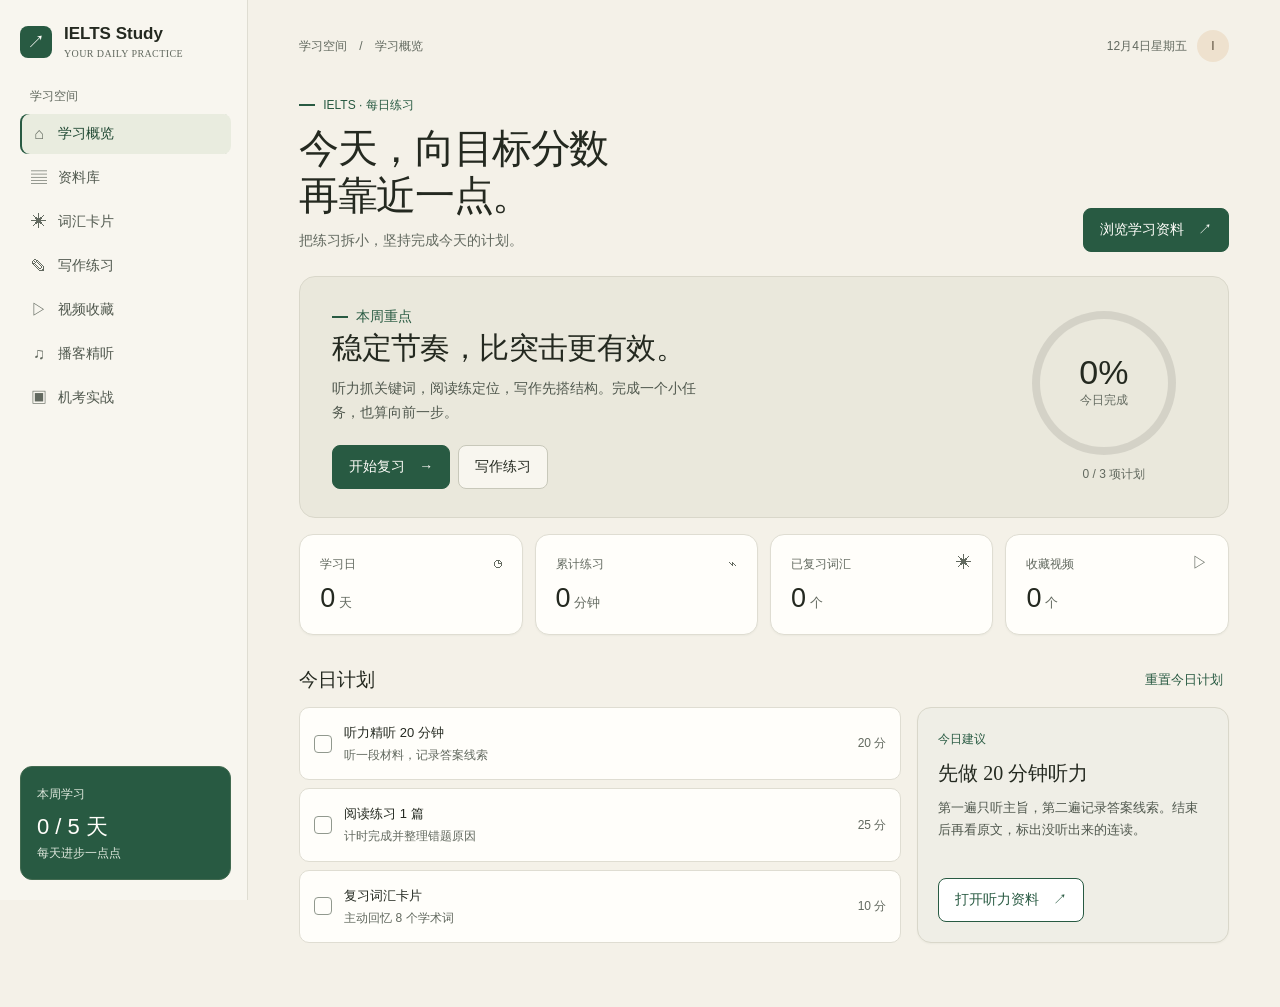
<file: index.html>
<!doctype html>
<html lang="zh-CN">
<head>
  <meta charset="utf-8">
  <meta name="viewport" content="width=device-width, initial-scale=1">
  <meta name="theme-color" content="#f5f4ee">
  <title>IELTS 学习站</title>
  <style>
    :root{--paper:#f5f4ee;--white:#fffefa;--ink:#17241e;--muted:#7c847d;--line:#e8e7df;--green:#245943;--lime:#c9ed78;--soft:#e9f0e8;--peach:#f4dfca;--shadow:0 14px 36px rgba(28,43,34,.06)}
    *{box-sizing:border-box}body{margin:0;background:var(--paper);color:var(--ink);font-family:'DM Sans','Microsoft YaHei',sans-serif;font-size:14px}button,input,textarea,select{font:inherit}button{cursor:pointer}a{color:inherit}
    .layout{min-height:100vh;display:grid;grid-template-columns:236px minmax(0,1fr)}.sidebar{padding:27px 17px 22px 22px;border-right:1px solid var(--line);display:flex;flex-direction:column;gap:30px;background:rgba(255,254,250,.7)}
    .brand{display:flex;align-items:center;gap:11px;font:800 18px Manrope,sans-serif;letter-spacing:-.7px}.brand-mark{width:34px;height:34px;border-radius:11px;background:var(--green);color:var(--lime);display:grid;place-items:center;font-size:19px}.brand small{display:block;font:500 10px 'DM Sans';color:var(--muted);letter-spacing:1.1px;margin-top:1px}
    .nav-label{font-size:10px;font-weight:700;letter-spacing:1.2px;color:#a0a59e;padding:0 11px;margin:0 0 9px}.nav{display:grid;gap:4px}.nav button,.nav .nav-link{border:0;background:transparent;text-align:left;padding:11px 12px;border-radius:11px;color:#626c65;display:flex;align-items:center;gap:12px;font-weight:600;text-decoration:none}.nav button:hover,.nav .nav-link:hover{background:#f0f0e9;color:var(--ink)}.nav button.active{background:var(--soft);color:var(--green)}.nav .icon{width:19px;text-align:center;font-size:17px}.sidebar-bottom{margin-top:auto}.streak{border-radius:15px;background:var(--green);padding:16px;color:white;position:relative;overflow:hidden}.streak:after{content:'✳';position:absolute;font-size:76px;color:#ffffff12;right:-3px;bottom:-27px}.streak small{color:#c7d7cd}.streak strong{display:block;font:700 22px Manrope;margin-top:8px}.streak p{font-size:11px;color:#d4e1d8;margin:5px 0 0}
    main{max-width:1440px;width:100%;padding:30px clamp(22px,4vw,58px) 52px;margin:0 auto}.topbar{display:flex;align-items:center;justify-content:space-between;margin-bottom:34px}.crumb{color:var(--muted);font-size:12px}.today{display:flex;align-items:center;gap:10px;font-size:12px;font-weight:600}.avatar{width:32px;height:32px;background:var(--peach);color:#855c35;border-radius:50%;display:grid;place-items:center;font-weight:700}.page{display:none}.page.active{display:block}.heading{display:flex;justify-content:space-between;align-items:flex-end;margin-bottom:25px}.eyebrow{font-size:10px;text-transform:uppercase;letter-spacing:1.7px;color:var(--green);font-weight:700;margin:0 0 8px}.heading h1{font:700 clamp(28px,4vw,40px) Manrope,'Microsoft YaHei',sans-serif;letter-spacing:-1.6px;margin:0}.subhead{color:var(--muted);margin:9px 0 0;font-size:13px}.button{border:0;border-radius:10px;background:var(--green);color:white;padding:11px 15px;font-weight:700}.button:hover{background:#183f2e}.button.secondary{background:var(--white);border:1px solid var(--line);color:var(--ink)}.button.small{padding:8px 11px;font-size:12px}
    .hero{background:var(--green);color:white;border-radius:20px;padding:27px 30px;display:grid;grid-template-columns:1.5fr 1fr;align-items:center;gap:24px;min-height:204px;position:relative;overflow:hidden;box-shadow:var(--shadow)}.hero:after{content:'IELTS';position:absolute;font:800 110px Manrope;letter-spacing:-9px;color:#ffffff08;right:25%;bottom:-31px}.hero .eyebrow{color:var(--lime)}.hero h2{font:700 clamp(23px,3vw,32px) Manrope,'Microsoft YaHei';letter-spacing:-1px;margin:0 0 11px;max-width:430px}.hero p{color:#d2ded6;line-height:1.7;max-width:450px;margin:0}.hero-actions{display:flex;gap:9px;margin-top:18px}.hero .button{background:var(--lime);color:#173323}.hero .button.secondary{background:#ffffff16;color:white;border-color:#ffffff28}.ring-wrap{justify-self:center;z-index:1;text-align:center}.ring{--progress:0%;width:132px;height:132px;border-radius:50%;display:grid;place-items:center;background:conic-gradient(var(--lime) var(--progress),#ffffff25 0);position:relative}.ring:before{content:'';position:absolute;inset:9px;border-radius:50%;background:var(--green)}.ring-inner{position:relative}.ring-inner b{display:block;font:700 31px Manrope}.ring-inner span{font-size:10px;color:#d2ded6}.ring-caption{font-size:11px;color:#d2ded6;margin-top:9px}
    .section-row{display:flex;justify-content:space-between;align-items:center;margin:29px 0 13px}.section-row h2{font:700 17px Manrope;margin:0;letter-spacing:-.4px}.text-link{border:0;background:none;color:var(--green);font-weight:700;font-size:12px}.metrics{display:grid;grid-template-columns:repeat(4,1fr);gap:12px;margin-top:15px}.metric,.card{background:var(--white);border:1px solid var(--line);border-radius:15px;padding:17px;box-shadow:var(--shadow)}.metric{min-height:100px}.metric-top{display:flex;justify-content:space-between;color:var(--muted);font-size:11px}.metric-icon{font-size:17px}.metric strong{display:block;font:700 25px Manrope;letter-spacing:-1px;margin-top:11px}.metric strong small{font:500 11px 'DM Sans';color:var(--muted);letter-spacing:0}
    .grid-main{display:grid;grid-template-columns:minmax(0,1.55fr) minmax(230px,.8fr);gap:17px}.task-list{display:grid;gap:8px}.task{display:flex;align-items:center;gap:12px;background:var(--white);border:1px solid var(--line);border-radius:12px;padding:13px 14px}.task input{appearance:none;width:18px;height:18px;border:1.5px solid #c5ccc5;border-radius:6px;margin:0;flex:none}.task input:checked{background:var(--green);border-color:var(--green)}.task input:checked:after{content:'✓';display:block;color:white;font-size:12px;text-align:center;line-height:16px}.task-copy{flex:1}.task-copy strong{font-size:12px;display:block}.task-copy span{font-size:10px;color:var(--muted);display:block;margin-top:4px}.task-time{color:var(--muted);font-size:10px}.focus-card{background:#e9efe4;border:0;display:flex;flex-direction:column;justify-content:space-between;min-height:222px}.focus-card .label{font-size:10px;letter-spacing:1px;color:#57705f;font-weight:700}.focus-card h3{font:700 20px Manrope;margin:9px 0}.focus-card p{color:#607166;font-size:12px;line-height:1.65;margin:0}.focus-card .button{align-self:flex-start;background:white;color:var(--green)}
    .resource-tools{display:flex;gap:8px;flex-wrap:wrap;margin:22px 0 15px}.filter,.search{border:1px solid var(--line);background:var(--white);border-radius:9px;padding:9px 12px;color:#566158}.filter{transition:background .15s,border-color .15s,transform .15s}.filter:hover{transform:translateY(-1px);border-color:#9bb3a0}.filter.active{background:var(--green);color:white;border-color:var(--green)}.search{min-width:190px;margin-left:auto;outline:none}.resource-count{width:100%;font-size:11px;color:var(--muted);padding:2px 2px 0}.resource-grid{display:grid;grid-template-columns:repeat(3,minmax(0,1fr));gap:14px}.resource-card{display:flex;flex-direction:column;min-height:194px;transition:transform .18s,box-shadow .18s,border-color .18s}.resource-card:hover{transform:translateY(-3px);border-color:#cbd7c9;box-shadow:0 18px 38px rgba(28,43,34,.1)}.resource-card-top{display:flex;align-items:center;justify-content:space-between;gap:8px}.resource-card .tag{border-radius:99px;background:var(--soft);color:var(--green);font-size:10px;font-weight:700;padding:6px 9px}.resource-source{font-size:10px;color:var(--muted);text-align:right}.resource-card h3{font:700 15px Manrope;margin:15px 0 7px}.resource-card p{font-size:11px;line-height:1.7;color:var(--muted);margin:0 0 16px}.resource-card .resource-open{margin-top:auto;display:flex;justify-content:space-between;align-items:center;color:var(--green);font-weight:700;font-size:11px;text-decoration:none;border-top:1px solid var(--line);padding-top:12px}.resource-card .resource-open:hover{text-decoration:underline}
    .study-layout{display:grid;grid-template-columns:minmax(0,1.3fr) minmax(240px,.7fr);gap:17px}.flashcard{min-height:270px;display:grid;place-items:center;text-align:center;background:#e9efe4;border:0;cursor:pointer}.flash-inner .hint{font-size:10px;letter-spacing:1px;color:#5a7562;text-transform:uppercase}.flash-inner h2{font:700 clamp(28px,5vw,42px) Manrope;margin:19px 0 4px;letter-spacing:-1px}.flash-inner .phonetic{font:500 16px Manrope;color:#5a7562;margin:0 0 10px;letter-spacing:.3px}.flash-inner p{font-size:13px;color:#53665a;max-width:440px;line-height:1.7}.flash-actions{display:flex;justify-content:center;gap:9px;margin-top:18px}.mini-list{display:grid;gap:8px;margin-top:12px}.vocab-row{display:flex;justify-content:space-between;align-items:center;padding:12px;background:var(--white);border:1px solid var(--line);border-radius:10px}.vocab-row strong{font-size:12px}.vocab-row small{color:var(--muted)}.speak-button{border:1px solid #cad8ca;background:#fffefa;color:var(--green);border-radius:999px;padding:8px 13px;font-size:12px;font-weight:700}
    .note{width:100%;min-height:190px;border:1px solid var(--line);border-radius:12px;background:var(--white);padding:16px;resize:vertical;line-height:1.7;outline:none}.note:focus,.search:focus,input:focus{border-color:#8ba891;box-shadow:0 0 0 3px #24594312}.prompt{padding:16px 18px;border-radius:13px;background:#f1eadc;color:#755e3d;font-size:12px;line-height:1.7;margin-bottom:13px}.video-form{display:grid;grid-template-columns:1fr 1fr;gap:9px;margin-bottom:17px}.field{width:100%;border:1px solid var(--line);border-radius:9px;padding:11px;background:var(--white);outline:none}.video-form .wide{grid-column:1/-1}.video-grid{display:grid;grid-template-columns:repeat(2,1fr);gap:13px}.video-card{overflow:hidden;padding:0}.video-frame{width:100%;aspect-ratio:16/9;border:0;background:#e6e7df;display:block}.video-placeholder{aspect-ratio:16/9;background:#e9efe4;display:grid;place-items:center;color:var(--green);font-size:38px}.video-meta{padding:13px}.video-meta strong{display:block;font-size:12px;margin:9px 0}.video-meta a,.video-meta small{font-size:10px;color:var(--muted)}.video-meta button{border:0;background:none;color:#a2785e;font-size:11px}.video-card-top{display:flex;justify-content:space-between;align-items:center}.video-card-top .tag{border-radius:99px;background:var(--soft);color:var(--green);font-size:10px;font-weight:700;padding:5px 8px}.video-library-tools{display:flex;align-items:center;gap:10px;flex-wrap:wrap;margin:18px 0 12px}.video-filters{display:flex;gap:7px;flex-wrap:wrap}.video-library-tools .search{margin-left:auto}.video-form select{color:#566158}
    .empty{padding:36px;text-align:center;color:var(--muted);background:var(--white);border:1px dashed #d8ddd5;border-radius:14px}.toast{position:fixed;bottom:22px;left:50%;transform:translateX(-50%);background:#17241e;color:white;border-radius:9px;padding:11px 15px;font-size:12px;opacity:0;pointer-events:none;transition:opacity .2s}.toast.show{opacity:1}.mobile-menu{display:none}
    .podcast-grid{display:grid;grid-template-columns:minmax(0,1.2fr) minmax(260px,.8fr);gap:15px}.podcast-player{background:linear-gradient(140deg,#234f3c,#397658);color:white;border-radius:16px;padding:22px}.podcast-player h2{font:700 23px Manrope;margin:7px 0}.podcast-player p{color:#d7e4da;font-size:12px;line-height:1.7}.podcast-player audio{width:100%;margin-top:16px}.podcast-inputs{display:grid;gap:8px}.podcast-inputs input,.podcast-inputs textarea{width:100%;padding:11px;border-radius:9px;border:1px solid var(--line);background:var(--white)}.podcast-inputs textarea{min-height:170px;resize:vertical;line-height:1.7}.podcast-transcript{white-space:pre-wrap;line-height:1.8;max-height:410px;overflow:auto}.podcast-links{display:grid;gap:8px}.podcast-links a{display:block;padding:12px;border:1px solid var(--line);border-radius:10px;background:var(--white);text-decoration:none}.podcast-links a:hover{border-color:#94ae98}
    @media(max-width:950px){.layout{grid-template-columns:72px minmax(0,1fr)}.sidebar{padding:20px 10px;align-items:center}.brand-label,.nav-label,.nav-text,.sidebar-bottom{display:none}.brand{margin-bottom:3px}.nav{width:100%}.nav button{justify-content:center;padding:12px}.metrics{grid-template-columns:repeat(2,1fr)}}
    @media(max-width:650px){.layout{display:block}.sidebar{position:fixed;z-index:5;bottom:0;left:0;right:0;height:62px;border-right:0;border-top:1px solid var(--line);padding:6px 9px;background:var(--white);display:block}.brand,.nav-label{display:none}.nav{display:flex;justify-content:space-around}.nav button,.nav .nav-link{padding:8px 10px;gap:0}.nav .icon{font-size:20px}.nav-text{display:none}.sidebar-bottom{display:none}main{padding:20px 16px 92px}.topbar{margin-bottom:25px}.heading{align-items:flex-start;gap:12px}.heading .button{padding:9px 10px}.hero{grid-template-columns:1fr;padding:23px;min-height:auto}.ring-wrap{display:none}.grid-main,.study-layout,.podcast-grid{grid-template-columns:1fr}.metrics{gap:8px}.metric{min-height:88px;padding:13px}.resource-grid{grid-template-columns:1fr}.resource-card{min-height:150px}.video-grid{grid-template-columns:1fr}.search{margin-left:0;flex:1}.resource-tools{align-items:center}.today .date{display:none}.section-row{margin-top:23px}}
  </style>
  <link rel="stylesheet" href="./site.css">
</head>
<body>
<div class="layout">
  <aside class="sidebar">
    <div class="brand"><div class="brand-mark">↗</div><div class="brand-label">IELTS Study<small>YOUR DAILY PRACTICE</small></div></div>
    <div><p class="nav-label">学习空间</p><nav class="nav" aria-label="主导航">
      <button class="active" data-page="home" aria-label="学习概览"><span class="icon" aria-hidden="true">⌂</span><span class="nav-text">学习概览</span></button>
      <button data-page="resources" aria-label="资料库"><span class="icon" aria-hidden="true">▤</span><span class="nav-text">资料库</span></button>
      <button data-page="vocab" aria-label="词汇卡片"><span class="icon" aria-hidden="true">✳</span><span class="nav-text">词汇卡片</span></button>
      <button data-page="writing" aria-label="写作练习"><span class="icon" aria-hidden="true">✎</span><span class="nav-text">写作练习</span></button>
      <button data-page="videos" aria-label="视频收藏"><span class="icon" aria-hidden="true">▷</span><span class="nav-text">视频收藏</span></button>
      <button data-page="podcast" aria-label="播客精听"><span class="icon" aria-hidden="true">♫</span><span class="nav-text">播客精听</span></button>
      <a class="nav-link" href="./computer-vs-paper/computer-vs-paper.html" aria-label="机考实战"><span class="icon" aria-hidden="true">▣</span><span class="nav-text">机考实战</span></a>
    </nav></div>
    <div class="sidebar-bottom"><div class="streak"><small>本周学习</small><strong><span id="weekCount">0</span> / 5 天</strong><p>每天进步一点点</p></div></div>
  </aside>
  <main>
    <header class="topbar"><div class="crumb">学习空间　/　<span id="crumb">学习概览</span></div><div class="today"><span class="date" id="date"></span><div class="avatar">I</div></div></header>
    <section class="page active" id="page-home">
      <div class="heading"><div><p class="eyebrow">IELTS · 每日练习</p><h1>今天，向目标分数<br>再靠近一点。</h1><p class="subhead">把练习拆小，坚持完成今天的计划。</p></div><button class="button" data-go="resources">浏览学习资料　↗</button></div>
      <div class="hero"><div><p class="eyebrow">本周重点</p><h2>稳定节奏，比突击更有效。</h2><p>听力抓关键词，阅读练定位，写作先搭结构。完成一个小任务，也算向前一步。</p><div class="hero-actions"><button class="button" data-go="vocab">开始复习　→</button><button class="button secondary" data-go="writing">写作练习</button></div></div><div class="ring-wrap"><div class="ring" id="progressRing"><div class="ring-inner"><b id="progressNumber">0%</b><span>今日完成</span></div></div><div class="ring-caption"><span id="doneNumber">0</span> / <span id="taskNumber">3</span> 项计划</div></div></div>
      <div class="metrics"><div class="metric"><div class="metric-top">学习日 <span class="metric-icon">◷</span></div><strong><span id="daysStat">0</span><small> 天</small></strong></div><div class="metric"><div class="metric-top">累计练习 <span class="metric-icon">⌁</span></div><strong><span id="minutesStat">0</span><small> 分钟</small></strong></div><div class="metric"><div class="metric-top">已复习词汇 <span class="metric-icon">✳</span></div><strong><span id="vocabStat">0</span><small> 个</small></strong></div><div class="metric"><div class="metric-top">收藏视频 <span class="metric-icon">▷</span></div><strong><span id="videoStat">0</span><small> 个</small></strong></div></div>
      <div class="section-row"><h2>今日计划</h2><button class="text-link" id="resetDay">重置今日计划</button></div>
      <div class="grid-main"><div class="task-list" id="taskList"></div><div class="card focus-card"><div><span class="label">今日建议</span><h3>先做 20 分钟听力</h3><p>第一遍只听主旨，第二遍记录答案线索。结束后再看原文，标出没听出来的连读。</p></div><button class="button" data-go="resources">打开听力资料　↗</button></div></div>
    </section>
    <section class="page" id="page-resources">
      <div class="heading"><div><p class="eyebrow">精选练习</p><h1>雅思资料库</h1><p class="subhead">按技能与级别筛选，打开免费课程、音频文本和练习材料。</p></div></div>
      <div class="resource-tools"><button class="filter active" data-filter="全部">全部</button><button class="filter" data-filter="听力">听力</button><button class="filter" data-filter="阅读">阅读</button><button class="filter" data-filter="写作">写作</button><button class="filter" data-filter="口语">口语</button><button class="filter" data-filter="指南">备考指南</button><input class="search" id="resourceSearch" placeholder="搜索资料…" aria-label="搜索资料"><span id="resourceCount" class="resource-count"></span></div>
      <div class="resource-grid" id="resourceGrid"></div>
    </section>
    <section class="page" id="page-vocab">
      <div class="heading"><div><p class="eyebrow">主动回忆</p><h1>词汇卡片</h1><p class="subhead">先回忆释义，再翻面核对。点击卡片也可翻面。</p></div><button class="button secondary" id="shuffleCard">随机一张　⤨</button></div>
      <div class="study-layout"><div><article class="card flashcard" id="flashcard" role="button" tabindex="0"><div class="flash-inner"><span class="hint" id="cardHint">点击翻面 · 1 / 8</span><h2 id="cardWord">sustainable</h2><div class="phonetic" id="cardPhonetic" aria-label="国际音标">/səˈsteɪnəbl/</div><p id="cardMeaning">可持续的；能够长期维持的</p><button class="speak-button" id="speakWord" type="button">播放发音</button></div></article><div class="flash-actions"><button class="button secondary" id="prevCard">← 上一张</button><button class="button" id="knownCard">记住了　✓</button><button class="button secondary" id="nextCard">下一张 →</button></div></div><div><div class="section-row" style="margin-top:0"><h2>本组词汇</h2><span class="crumb">常见学术词</span></div><div class="mini-list" id="vocabList"></div></div></div>
    </section>
    <section class="page" id="page-writing">
      <div class="heading"><div><p class="eyebrow">WRITE A LITTLE EVERY DAY</p><h1>写作练习</h1><p class="subhead">先列观点，再组织段落。草稿会保存在当前浏览器。</p></div><button class="button secondary" id="clearWriting">清空草稿</button></div>
      <div class="study-layout"><div><div class="prompt"><b>Task 2 · 社会与科技</b><br>Some people think that technology makes life more complicated. To what extent do you agree or disagree?</div><textarea class="note" id="writingNote" placeholder="写下你的立场、两个主体段观点或完整作文……"></textarea><div class="crumb" style="margin-top:9px" id="saveStatus">自动保存已开启</div></div><div class="card"><span class="eyebrow">写作提纲</span><h2 style="font:700 19px Manrope;margin:7px 0 14px">动笔前想一想</h2><div class="task-list"><div class="task"><div class="task-copy"><strong>我的立场是什么？</strong><span>完全同意、部分同意，还是不同意？</span></div></div><div class="task"><div class="task-copy"><strong>主体段各自证明什么？</strong><span>每段一个中心观点，配具体例子。</span></div></div><div class="task"><div class="task-copy"><strong>例子如何回应题目？</strong><span>解释例子与观点之间的关系。</span></div></div></div></div></div>
    </section>
    <section class="page" id="page-videos">
      <div class="heading"><div><p class="eyebrow">稍后观看</p><h1>视频收藏</h1><p class="subhead">按学习主题浏览 B 站视频；可添加链接并归类，收藏保存在当前浏览器。</p></div></div>
      <article class="card video-card" style="margin-bottom:16px"><iframe class="video-frame" id="biliCollectionPlayer" src="https://player.bilibili.com/player.html?bvid=BV1rq4CeDE1h&amp;p=1&amp;autoplay=0&amp;danmaku=0" title="English Conversation Bilibili 分集合集" loading="lazy" allowfullscreen referrerpolicy="strict-origin-when-cross-origin"></iframe><div class="video-meta"><strong>English Conversation · Bilibili 全 100 集</strong><div style="display:flex;gap:8px;align-items:center;margin-top:10px;flex-wrap:wrap"><label for="biliPage" style="font-size:11px;color:var(--muted)">选择集数（1–100）</label><input class="field" id="biliPage" type="number" min="1" max="100" step="1" value="1" style="width:100px;padding:8px"><button class="button small" id="biliGo" type="button">播放该集</button><a id="biliOriginal" href="https://www.bilibili.com/video/BV1rq4CeDE1h/?p=1" target="_blank" rel="noopener">在 B 站打开 ↗</a></div><small style="display:block;margin-top:8px">也可用播放器自带的选集菜单切换。部分浏览器或网络环境可能限制站外嵌入，届时可打开 B 站原页面。</small></div></article>
      <form class="video-form" id="videoForm"><input class="field" name="title" placeholder="视频标题" required><input class="field" name="creator" placeholder="博主 / 频道（选填）"><select class="field" name="category" aria-label="视频分类"><option>综合</option><option>听力</option><option>口语</option><option>阅读</option><option>写作</option><option>词汇</option></select><input class="field" name="url" type="url" placeholder="粘贴 B 站视频链接" required><button class="button wide" type="submit">添加到收藏　＋</button></form>
      <div class="video-library-tools"><div class="video-filters" id="videoFilters"></div><input class="search" id="videoSearch" placeholder="搜索视频标题或博主…" aria-label="搜索视频"><span class="resource-count" id="videoCount"></span></div><div id="videoGrid" class="video-grid"></div><p class="crumb" style="margin-top:15px">B 站如限制内嵌播放，可点击卡片下方链接跳转原视频。已收藏视频仅保存在当前浏览器。</p>
    </section>
    <section class="page" id="page-podcast">
      <div class="heading"><div><p class="eyebrow">听 · 读 · 复盘</p><h1>播客精听</h1><p class="subhead">已加入 BBC Learning English 单集音频与官方配套文本，可边听边读，无需登录学习站。</p></div></div>
      <div class="podcast-grid" style="margin-bottom:18px"><div class="podcast-player"><p class="eyebrow" style="color:#c9ed78">BBC Learning English · The English We Speak</p><h2>In the same breath</h2><p>中级短对话 · 约 2 分 31 秒。先听一遍抓主旨，再对照右侧文本。音频由 BBC 提供。</p><audio controls preload="none" style="width:100%;margin-top:14px"><source src="https://open.live.bbc.co.uk/mediaselector/6/redir/version/2.0/mediaset/audio-nondrm-download-rss-low/proto/http/vpid/p0pjsmsb.mp3" type="audio/mpeg">你的浏览器不支持音频播放，请使用下方 BBC 页面。</audio><p style="font-size:10px;margin:9px 0 0">若播放器无法载入，可在新页面打开 BBC 原始音频。</p><a href="https://open.live.bbc.co.uk/mediaselector/6/redir/version/2.0/mediaset/audio-nondrm-download-rss-low/proto/http/vpid/p0pjsmsb.mp3" target="_blank" rel="noopener" style="color:#c9ed78;font-size:11px">打开音频文件 ↗</a></div><div class="card"><span class="eyebrow">官方文本</span><h2 style="font:700 18px Manrope;margin:8px 0 8px">配套文本与练习</h2><p class="subhead" style="margin:0 0 12px">下方尝试直接显示 BBC 官方文本；如浏览器阻止嵌入，可用备用链接打开。</p><iframe src="https://www.bbc.co.uk/learningenglish/english/features/the-english-we-speak_2026/ep-261026" title="BBC Learning English episode transcript" loading="lazy" referrerpolicy="strict-origin-when-cross-origin" style="width:100%;height:360px;border:1px solid var(--line);border-radius:10px;background:white"></iframe><div class="podcast-links" style="margin-top:10px"><a href="https://www.bbc.co.uk/learningenglish/english/features/the-english-we-speak_2026/ep-261026" target="_blank" rel="noopener"><b>在新页面打开本集官方文本 ↗</b><br><small>BBC Learning English · Episode 261026</small></a><a href="https://www.bbclearningenglish.org/programme/the-english-we-speak" target="_blank" rel="noopener"><b>浏览更多 The English We Speak</b><br><small>更多免费音频与配套学习文本</small></a></div></div></div>
      <div class="podcast-grid"><div class="podcast-player"><p class="eyebrow" style="color:#c9ed78">自选播客</p><h2 id="podcastTitle">自选播客</h2><p>可选：添加其他可直接播放的音频和你有权使用的文本，保存到当前浏览器。</p><div class="podcast-inputs"><input id="podcastName" placeholder="单集标题"><input id="podcastUrl" type="url" placeholder="直接音频链接（MP3 等）"><textarea id="podcastText" placeholder="粘贴你有权使用的单集文本，在播放时逐句对照"></textarea><button class="button" id="loadPodcast" type="button">载入本集</button></div><audio id="podcastAudio" controls preload="none" hidden></audio></div><div class="card"><span class="eyebrow">免费听力练习</span><h2 style="font:700 18px Manrope;margin:8px 0 12px">更多免费听力与文本</h2><p class="subhead" style="margin:0 0 13px">课程页可直接访问，不需要注册学习站账号。</p><div class="podcast-links"><a href="https://learnenglish.britishcouncil.org/free-resources/listening/a2/four-conversations" target="_blank" rel="noopener"><b>Four conversations · A2</b><br><small>四段日常对话，配套文本与练习</small></a><a href="https://learnenglish.britishcouncil.org/free-resources/listening/b2/business-interview" target="_blank" rel="noopener"><b>A business interview · B2</b><br><small>采访对话，页面内含 transcript</small></a><a href="https://learnenglish.britishcouncil.org/free-resources/general/audio-zone" target="_blank" rel="noopener"><b>Audio zone · B2/C1</b><br><small>自然语速音频，配套 transcript 和互动练习</small></a><a href="https://learningenglish.voanews.com/podcasts" target="_blank" rel="noopener"><b>VOA Learning English Podcasts</b><br><small>分级英语播客与配套学习内容</small></a></div></div></div>
      <div class="section-row"><h2>本集文本</h2><span class="crumb">本地保存，不会上传</span></div><article class="card podcast-transcript" id="transcriptView">载入单集后，文本会显示在这里。</article>
    </section>
  </main>
</div><div class="toast" id="toast" role="status"></div>
<script>
  const resources=[
    {title:'IELTS Liz 免费课程总览',category:'指南',description:'免费备考课、技巧、题目主题和范文，页面按考试技能分类。',source:'IELTS Liz',url:'https://ieltsliz.com/'},
    {title:'四段日常对话 · A2',category:'听力',description:'直接打开音频、逐句对照完整文本，并完成配套练习。无需注册学习内容。',source:'British Council LearnEnglish',url:'https://learnenglish.britishcouncil.org/free-resources/listening/a2/four-conversations'},
    {title:'IELTS Advantage · Writing Task 2',category:'写作',description:'Task 2 写作思路、结构策略与练习指导。',source:'IELTS Advantage',url:'https://www.ieltsadvantage.com/writing-task-2/'},
    {title:'IELTS Advantage · Speaking',category:'口语',description:'口语题型与高分回答策略，适合练习表达和扩展答案。',source:'IELTS Advantage',url:'https://www.ieltsadvantage.com/ielts-speaking/'},
    {title:'IELTS Advantage · Reading',category:'阅读',description:'阅读策略与练习方法，帮助建立定位和理解能力。',source:'IELTS Advantage',url:'https://www.ieltsadvantage.com/ielts-reading-2/'},
    {title:'IELTS Advantage · Listening',category:'听力',description:'听力策略、题型技巧与练习建议。',source:'IELTS Advantage',url:'https://www.ieltsadvantage.com/ielts-listening-2/'},
    {title:'IELTS Advantage · Vocabulary',category:'指南',description:'词汇积累、用词选择与练习建议。',source:'IELTS Advantage',url:'https://www.ieltsadvantage.com/ielts-vocabulary-2/'},
    {title:'An interview about listening skills · B1',category:'听力',description:'采访音频搭配逐段文本与练习，可直接打开课程学习。',source:'British Council LearnEnglish',url:'https://learnenglish.britishcouncil.org/free-resources/listening/b1/interview-about-listening-skills'},
    {title:'商务采访 · B2',category:'听力',description:'同一课程页提供采访音频、配套文本和练习，无需注册学习内容。',source:'British Council LearnEnglish',url:'https://learnenglish.britishcouncil.org/free-resources/listening/b2/business-interview'},
    {title:'Audio Zone · B2/C1',category:'听力',description:'自然语速的进阶主题音频，每课配有 transcript 和互动练习。',source:'British Council LearnEnglish',url:'https://learnenglish.britishcouncil.org/free-resources/general/audio-zone'},
    {title:'VOA Learning English 播客',category:'听力',description:'分级英语播客和广播节目，可直接浏览节目与配套文章。',source:'VOA Learning English',url:'https://learningenglish.voanews.com/podcasts'},
    {title:'官方样题与练习试题',category:'指南',description:'对照官方题型和评分要求进行限时模拟，检查备考技巧是否适用。',source:'IELTS 官方',url:'https://ielts.org/take-a-test/preparation-resources/sample-test-questions'},
    {title:'Academic 阅读样题',category:'阅读',description:'练习定位信息、判断题、段落匹配与填空，并对照答案复盘。',source:'IELTS 官方',url:'https://ielts.org/take-a-test/preparation-resources/sample-test-questions/academic-test'},
    {title:'Academic 听力样题',category:'听力',description:'通过官方样题熟悉多选、地图标注、笔记填空等任务。',source:'IELTS 官方',url:'https://ielts.org/take-a-test/preparation-resources/sample-test-questions/academic-test'},
    {title:'写作备考资源',category:'写作',description:'查看写作评分相关视频和官方备考资料，理解评分维度。',source:'IELTS 官方',url:'https://ielts.org/take-a-test/preparation-resources'},
    {title:'官方口语备考资源',category:'口语',description:'浏览官方备考建议、视频与考试相关学习资源。',source:'IELTS 官方',url:'https://ielts.org/take-a-test/preparation-resources'},
    {title:'公开英语听力课索引',category:'指南',description:'按等级浏览可直接打开的听力课，配套音频、文本与练习。',source:'British Council LearnEnglish',url:'https://learnenglish.britishcouncil.org/free-resources/listening'},
    {title:'IELTS 备考资源总览',category:'指南',description:'汇总官方样题、课程、应用、网络研讨会、视频与书籍。',source:'IELTS 官方',url:'https://ielts.org/take-a-test/preparation-resources'},
    {title:'General Training 样题',category:'阅读',description:'了解培训类考试的阅读与写作任务形式，并进行样题练习。',source:'IELTS 官方',url:'https://ielts.org/take-a-test/preparation-resources/sample-test-questions/general-training-test'},
    {title:'写作与口语自我复盘',category:'写作',description:'完成练习后记录论点、表达准确度和下一次要改进的一点。',source:'学习方法',url:'https://ielts.org/take-a-test/preparation-resources'}
  ];
  const words=[['sustainable','/səˈsteɪnəbl/','可持续的；能够长期维持的'],['significant','/sɪɡˈnɪfɪkənt/','显著的；重要的'],['allocate','/ˈæləkeɪt/','分配；拨出'],['contribute','/kənˈtrɪbjuːt/','促成；贡献'],['perspective','/pəˈspektɪv/','观点；视角'],['indicate','/ˈɪndɪkeɪt/','表明；显示'],['consequence','/ˈkɒnsɪkwəns/','结果；后果'],['approach','/əˈprəʊtʃ/','方法；处理方式']];
  const defaultTasks=[['listening','听力精听 20 分钟','听一段材料，记录答案线索','20 分'],['reading','阅读练习 1 篇','计时完成并整理错题原因','25 分'],['vocabulary','复习词汇卡片','主动回忆 8 个学术词','10 分']];
  const state=load();let currentCard=0;let revealed=true;let activeFilter='全部';
  function load(){try{return Object.assign({done:{},minutes:0,days:0,vocab:0,videos:[],weekDays:[],writing:''},JSON.parse(localStorage.getItem('ielts-study-v1')||'{}'))}catch{return {done:{},minutes:0,days:0,vocab:0,videos:[],weekDays:[],writing:''}}}
  function save(){localStorage.setItem('ielts-study-v1',JSON.stringify(state));renderStats()}
  function renderStats(){const done=Object.values(state.done).filter(Boolean).length,pct=Math.round(done/defaultTasks.length*100);document.querySelector('#progressNumber').textContent=pct+'%';document.querySelector('#doneNumber').textContent=done;document.querySelector('#taskNumber').textContent=defaultTasks.length;document.querySelector('#progressRing').style.setProperty('--progress',pct+'%');document.querySelector('#daysStat').textContent=state.days;document.querySelector('#minutesStat').textContent=state.minutes;document.querySelector('#vocabStat').textContent=state.vocab;document.querySelector('#videoStat').textContent=state.videos.length;document.querySelector('#weekCount').textContent=state.weekDays.length}
  function renderTasks(){document.querySelector('#taskList').innerHTML=defaultTasks.map(([id,title,detail,time])=>`<label class="task"><input type="checkbox" data-task="${id}" ${state.done[id]?'checked':''}><span class="task-copy"><strong>${title}</strong><span>${detail}</span></span><span class="task-time">${time}</span></label>`).join('');document.querySelectorAll('[data-task]').forEach(input=>input.addEventListener('change',()=>{state.done[input.dataset.task]=input.checked;if(input.checked){state.minutes+=input.dataset.task==='listening'?20:input.dataset.task==='reading'?25:10;const today=new Date().toISOString().slice(0,10);if(!state.weekDays.includes(today)){state.weekDays.push(today);state.days++}}else state.minutes=Math.max(0,state.minutes-(input.dataset.task==='listening'?20:input.dataset.task==='reading'?25:10));save()}))}
  function renderResources(){const q=document.querySelector('#resourceSearch').value.trim().toLowerCase();const data=resources.filter(x=>(activeFilter==='全部'||x.category===activeFilter)&&(`${x.title} ${x.description} ${x.source}`).toLowerCase().includes(q));document.querySelector('#resourceGrid').innerHTML=data.map(x=>`<article class="card resource-card"><div class="resource-card-top"><span class="tag">${x.category}</span><span class="resource-source">${x.source}</span></div><h3>${x.title}</h3><p>${x.description}</p><a class="resource-open" href="${x.url}" target="_blank" rel="noopener noreferrer">打开资料 <span aria-hidden="true">↗</span></a></article>`).join('')||'<div class="empty" style="grid-column:1/-1"><strong>没有找到匹配资料</strong><br><button class="text-link" type="button" onclick="document.querySelector(\'#resourceSearch\').value=\'\';document.querySelector(\'[data-filter=全部]\').click()">清除搜索与筛选</button></div>';const count=document.querySelector('#resourceCount');if(count)count.textContent=`显示 ${data.length} / ${resources.length} 项`}
  function renderCard(){document.querySelector('#cardWord').textContent=words[currentCard][0];document.querySelector('#cardPhonetic').textContent=words[currentCard][1];document.querySelector('#cardMeaning').textContent=revealed?words[currentCard][2]:'试着回忆这个词的中文释义。';document.querySelector('#cardHint').textContent=`${revealed?'点击隐藏释义':'点击翻面'} · ${currentCard+1} / ${words.length}`;document.querySelector('#vocabList').innerHTML=words.map((w,i)=>`<div class="vocab-row"><strong>${w[0]}</strong><small>${i===currentCard?'当前':'学术词汇'}</small></div>`).join('')}
  function embed(url){try{const u=new URL(url);if(u.hostname==='youtu.be'){const id=u.pathname.slice(1);return id?`https://www.youtube-nocookie.com/embed/${id}`:null}if(/youtube\.com$/.test(u.hostname)||u.hostname.endsWith('.youtube.com')){const id=u.searchParams.get('v')||u.pathname.split('/').filter(Boolean).at(-1);return id&&id!=='watch'?`https://www.youtube-nocookie.com/embed/${id}`:null}if(u.hostname==='vimeo.com'||u.hostname.endsWith('.vimeo.com')){const id=u.pathname.split('/').filter(Boolean).at(-1);return /^\d+$/.test(id||'')?`https://player.vimeo.com/video/${id}`:null}if(u.hostname==='bilibili.com'||u.hostname.endsWith('.bilibili.com')){const bvid=u.pathname.match(/BV[\w]+/i)?.[0];return bvid?`https://player.bilibili.com/player.html?bvid=${encodeURIComponent(bvid)}&autoplay=0`:null}return null}catch{return null}}
  const builtInVideos=[{title:'英语语法速成 · 零基础入门',creator:'B站英语语法课程',category:'语法',url:'https://www.bilibili.com/video/BV1L4411i7UC/'},{title:'高考英语 3500 词 · 硬核拼读',creator:'B站词汇学习',category:'词汇',url:'https://www.bilibili.com/video/BV1tt411P7RK/'}];let activeVideoFilter='全部';
  function renderVideos(){const grid=document.querySelector('#videoGrid'),all=[...builtInVideos,...state.videos];const categories=['全部','听力','口语','阅读','写作','词汇','语法','综合'];document.querySelector('#videoFilters').innerHTML=categories.map(c=>`<button class="filter ${activeVideoFilter===c?'active':''}" data-vfilter="${c}">${c}</button>`).join('');document.querySelectorAll('[data-vfilter]').forEach(b=>b.onclick=()=>{activeVideoFilter=b.dataset.vfilter;renderVideos()});const q=document.querySelector('#videoSearch').value.trim().toLowerCase();const visible=all.map((v,i)=>({...v,_index:i,_builtin:i<builtInVideos.length})).filter(v=>(activeVideoFilter==='全部'||v.category===activeVideoFilter)&&(`${v.title} ${v.creator||''}`).toLowerCase().includes(q));document.querySelector('#videoCount').textContent=`显示 ${visible.length} / ${all.length} 个视频`;grid.innerHTML=visible.map(v=>{const src=embed(v.url);return `<article class="card video-card">${src?`<iframe class="video-frame" src="${src}" title="${esc(v.title)}" loading="lazy" allow="accelerometer; autoplay; clipboard-write; encrypted-media; gyroscope; picture-in-picture; web-share" allowfullscreen referrerpolicy="strict-origin-when-cross-origin"></iframe>`:'<div class="video-placeholder">▷</div>'}<div class="video-meta"><div class="video-card-top"><span class="tag">${esc(v.category||'综合')}</span>${v._builtin?'':'<button data-remove="'+v._index+'" aria-label="删除收藏">移除</button>'}</div><strong>${esc(v.title)}</strong><small>${esc(v.creator||'')} · <a href="${esc(v.url)}" target="_blank" rel="noopener noreferrer">打开原视频 ↗</a></small></div></article>`}).join('')||'<div class="empty" style="grid-column:1/-1">此分类下暂无视频，换个分类或添加收藏。</div>';grid.querySelectorAll('[data-remove]').forEach(b=>b.onclick=()=>{state.videos.splice(Number(b.dataset.remove),1);save();renderVideos()})}
  function esc(s){return String(s).replace(/[&<>"']/g,c=>({'&':'&amp;','<':'&lt;','>':'&gt;','"':'&quot;',"'":'&#39;'}[c]))}
  function toast(msg){const el=document.querySelector('#toast');el.textContent=msg;el.classList.add('show');setTimeout(()=>el.classList.remove('show'),1800)}
  document.querySelectorAll('.nav button').forEach(b=>b.onclick=()=>showPage(b.dataset.page));document.querySelectorAll('[data-go]').forEach(b=>b.onclick=()=>showPage(b.dataset.go));function showPage(name){document.querySelectorAll('.page').forEach(p=>p.classList.toggle('active',p.id==='page-'+name));document.querySelectorAll('.nav button').forEach(b=>b.classList.toggle('active',b.dataset.page===name));document.querySelector('#crumb').textContent={home:'学习概览',resources:'资料库',vocab:'词汇卡片',writing:'写作练习',videos:'视频收藏',podcast:'播客精听'}[name];window.scrollTo({top:0,behavior:'smooth'})}
  document.querySelectorAll('.filter').forEach(b=>b.onclick=()=>{activeFilter=b.dataset.filter;document.querySelectorAll('.filter').forEach(x=>x.classList.toggle('active',x===b));renderResources()});document.querySelector('#resourceSearch').oninput=renderResources;
  const podcastStoreKey='ielts-study-podcast-v1';try{const episode=JSON.parse(localStorage.getItem(podcastStoreKey)||'{}');document.querySelector('#podcastName').value=episode.title||'';document.querySelector('#podcastUrl').value=episode.url||'';document.querySelector('#podcastText').value=episode.text||'';if(episode.text)document.querySelector('#transcriptView').textContent=episode.text;if(episode.url){document.querySelector('#podcastAudio').src=episode.url;document.querySelector('#podcastAudio').hidden=false}if(episode.title)document.querySelector('#podcastTitle').textContent=episode.title}catch{}document.querySelector('#loadPodcast').onclick=()=>{const title=document.querySelector('#podcastName').value.trim()||'English Conversation',url=document.querySelector('#podcastUrl').value.trim(),text=document.querySelector('#podcastText').value.trim();if(url){try{const parsed=new URL(url);if(!['http:','https:'].includes(parsed.protocol))throw 0;document.querySelector('#podcastAudio').src=parsed.href;document.querySelector('#podcastAudio').hidden=false}catch{toast('请输入有效的音频网址');return}}document.querySelector('#podcastTitle').textContent=title;document.querySelector('#transcriptView').textContent=text||'还没有文本。粘贴对应文本后即可与音频对照。';localStorage.setItem(podcastStoreKey,JSON.stringify({title,url,text}));toast('本集已载入并保存在当前浏览器')};
  document.querySelector('#flashcard').onclick=()=>{revealed=!revealed;renderCard()};document.querySelector('#flashcard').onkeydown=e=>{if(e.key==='Enter'||e.key===' '){e.preventDefault();revealed=!revealed;renderCard()}};document.querySelector('#speakWord').onclick=e=>{e.stopPropagation();if(!('speechSynthesis'in window)){toast('当前浏览器不支持语音朗读');return}window.speechSynthesis.cancel();const utterance=new SpeechSynthesisUtterance(words[currentCard][0]);utterance.lang='en-GB';utterance.rate=.85;window.speechSynthesis.speak(utterance)};document.querySelector('#nextCard').onclick=()=>{currentCard=(currentCard+1)%words.length;revealed=false;renderCard()};document.querySelector('#prevCard').onclick=()=>{currentCard=(currentCard-1+words.length)%words.length;revealed=false;renderCard()};document.querySelector('#shuffleCard').onclick=()=>{currentCard=Math.floor(Math.random()*words.length);revealed=false;renderCard()};document.querySelector('#knownCard').onclick=()=>{state.vocab++;currentCard=(currentCard+1)%words.length;revealed=false;save();renderCard();toast('已记录，可以继续下一张')};
  document.querySelector('#resetDay').onclick=()=>{state.done={};renderTasks();save()};document.querySelector('#writingNote').value=state.writing;document.querySelector('#writingNote').oninput=e=>{state.writing=e.target.value;save();document.querySelector('#saveStatus').textContent='草稿已保存'};document.querySelector('#clearWriting').onclick=()=>{state.writing='';document.querySelector('#writingNote').value='';save();toast('草稿已清空')};
  document.querySelector('#videoForm').onsubmit=e=>{e.preventDefault();const form=new FormData(e.currentTarget),url=String(form.get('url')).trim();try{const u=new URL(url);if(!['http:','https:'].includes(u.protocol))throw 0;state.videos.unshift({title:String(form.get('title')).trim(),creator:String(form.get('creator')).trim(),category:String(form.get('category')||'综合'),url});save();renderVideos();e.currentTarget.reset();toast(embed(url)?'视频已添加':'已保存链接，当前平台暂不支持内嵌播放')}catch{toast('请粘贴有效的视频网址')}};document.querySelector('#videoSearch').oninput=renderVideos;
  document.querySelector('#biliGo').onclick=()=>{const raw=Number.parseInt(document.querySelector('#biliPage').value,10);if(!Number.isInteger(raw)||raw<1||raw>100){toast('请输入 1–100 之间的集数');return}const page=raw;document.querySelector('#biliCollectionPlayer').src=`https://player.bilibili.com/player.html?bvid=BV1rq4CeDE1h&p=${page}&autoplay=0&danmaku=0`;document.querySelector('#biliOriginal').href=`https://www.bilibili.com/video/BV1rq4CeDE1h/?p=${page}`};
  document.querySelector('#date').textContent=new Intl.DateTimeFormat('zh-CN',{month:'long',day:'numeric',weekday:'long'}).format(new Date());renderStats();renderTasks();renderResources();renderCard();renderVideos();
</script>
</body>
</html>
</file>
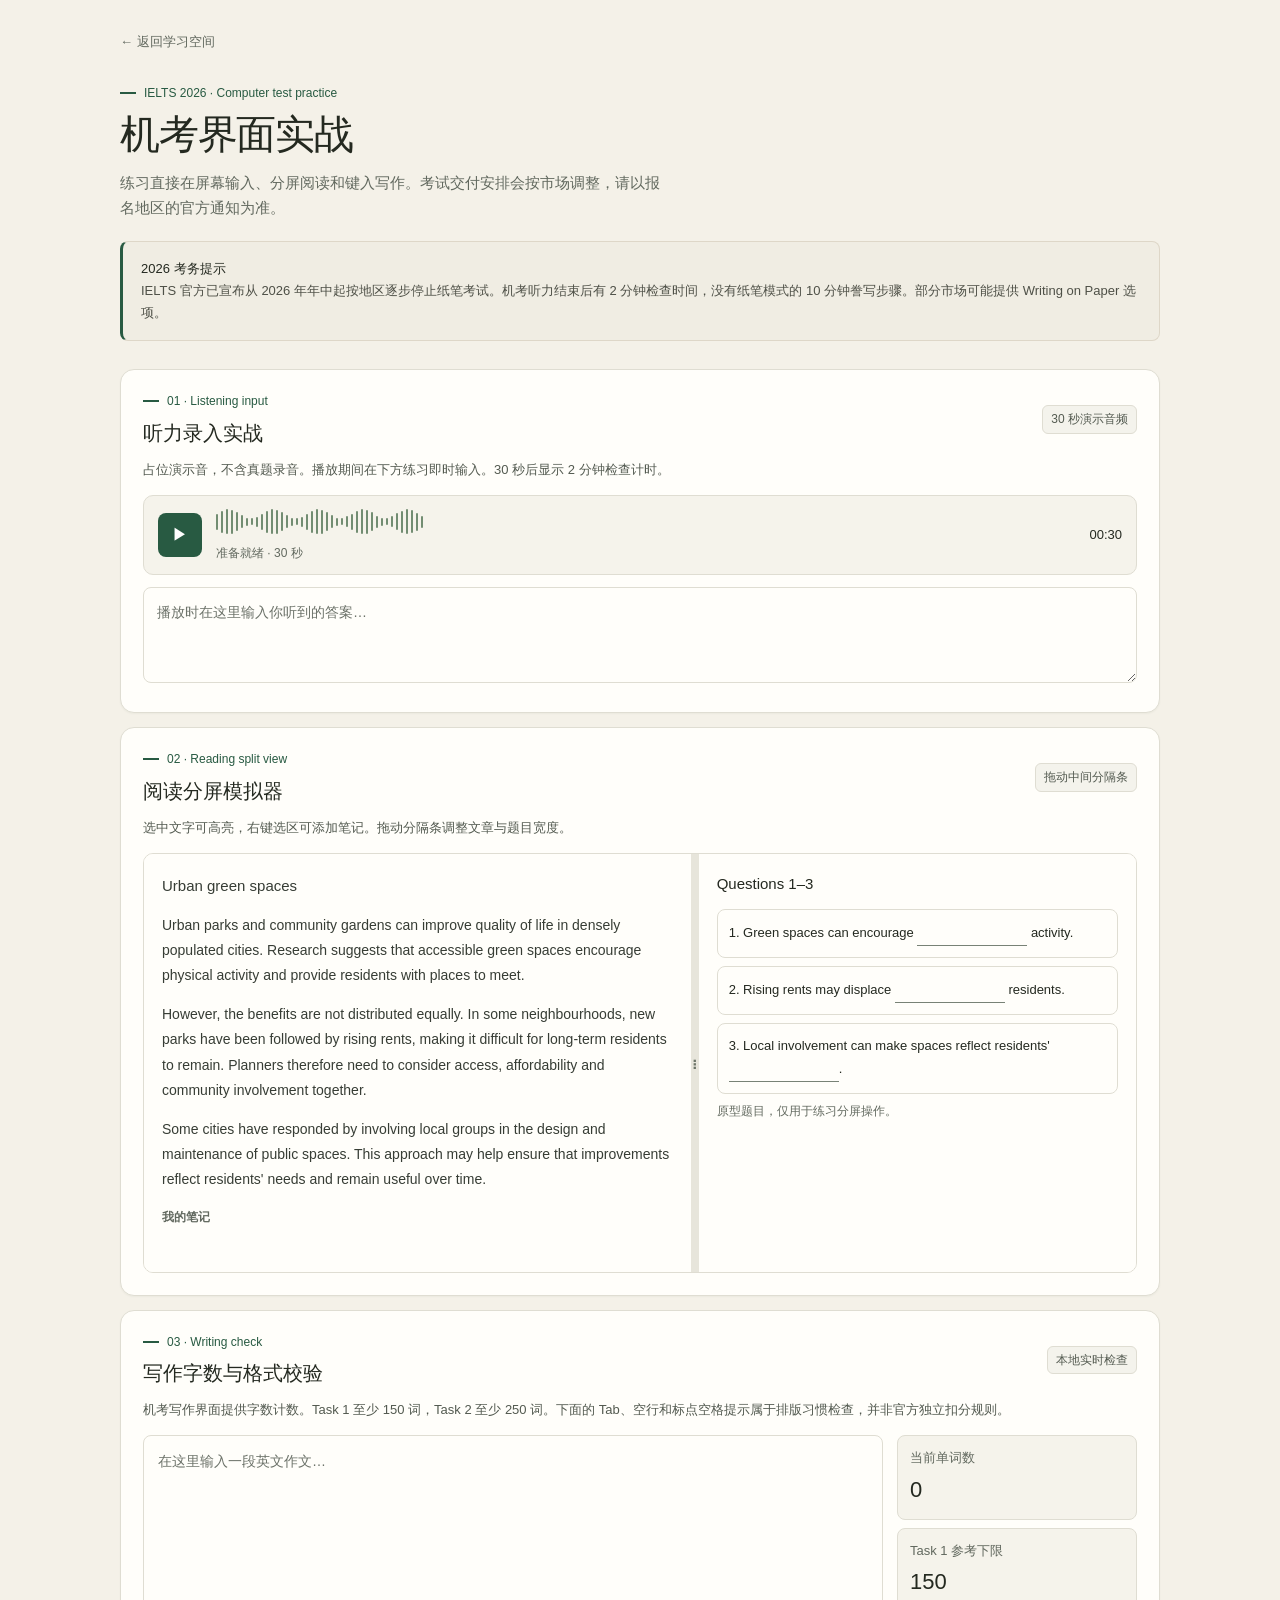
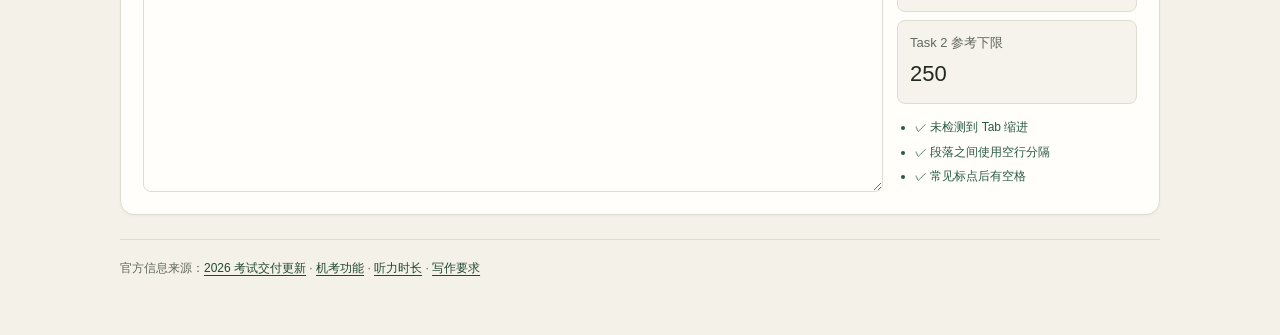
<file: computer-vs-paper/computer-vs-paper.html>
<!doctype html>
<html lang="zh-CN">
<head>
<meta charset="utf-8"><meta name="viewport" content="width=device-width, initial-scale=1">
<title>IELTS 机考界面实战</title>
<style>
:root{--ink:#1d2b26;--muted:#66736b;--line:#d9e0d8;--green:#245943;--paper:#f4f5ef;--white:#fffefa;--soft:#e9f0e8;--amber:#fff1d4;--red:#a44137}*{box-sizing:border-box}body{margin:0;background:var(--paper);color:var(--ink);font:15px/1.55 system-ui,"Microsoft YaHei",sans-serif}main{max-width:1180px;padding:30px 22px 64px;margin:auto}header{margin-bottom:25px}h1{font-size:clamp(28px,4vw,42px);line-height:1.15;margin:4px 0 8px}h2{font-size:21px;margin:0 0 10px}.eyebrow{letter-spacing:.13em;text-transform:uppercase;font-size:11px;color:var(--green);font-weight:700}.intro{color:var(--muted);max-width:850px}.notice{border-left:4px solid #c28b36;background:var(--amber);padding:13px 15px;border-radius:8px;margin:18px 0 26px}.module{background:var(--white);border:1px solid var(--line);border-radius:16px;padding:20px;margin:16px 0;box-shadow:0 10px 25px #1933240a}.module-head{display:flex;justify-content:space-between;gap:12px;align-items:center;margin-bottom:14px}.pill{background:var(--soft);color:var(--green);border-radius:99px;padding:5px 10px;font-size:11px;font-weight:700}.controls{display:flex;align-items:center;gap:10px;flex-wrap:wrap}.btn{border:0;border-radius:9px;padding:10px 14px;background:var(--green);color:white;font-weight:700;cursor:pointer}.btn:disabled{opacity:.45;cursor:not-allowed}.btn.light{background:#edf1eb;color:var(--green)}.audio-panel{background:#eff3ec;border-radius:12px;padding:17px;display:grid;grid-template-columns:auto 1fr auto;align-items:center;gap:14px}.play{width:46px;height:46px;border-radius:50%;border:0;background:var(--green);color:white;font-size:18px;cursor:pointer}.wave{height:30px;display:flex;align-items:center;gap:3px}.wave i{width:3px;height:var(--h);background:#8caa92;border-radius:3px}.wave.playing i{animation:pulse .5s ease-in-out infinite alternate;animation-delay:calc(var(--i)*-30ms)}@keyframes pulse{to{transform:scaleY(.4);opacity:.5}}.timer{font-variant-numeric:tabular-nums;font-weight:700;color:var(--green);white-space:nowrap}.answer{width:100%;min-height:88px;margin-top:12px;padding:13px;border:1px solid var(--line);border-radius:10px;font:15px/1.55 inherit;resize:vertical;outline-color:#6d9a78}.status{color:var(--muted);font-size:12px;margin:8px 0 0}.review{display:none;background:var(--soft);padding:13px;border-radius:10px;margin-top:12px}.review.show{display:block}.reading-wrap{height:410px;display:grid;grid-template-columns:minmax(240px,1fr) 8px minmax(240px,.8fr);border:1px solid var(--line);border-radius:12px;overflow:hidden}.pane{padding:18px;overflow:auto;background:white}.pane h3{font-size:16px;margin:0 0 12px}.divider{background:#dce5da;cursor:col-resize;position:relative;touch-action:none}.divider:after{content:"⋮";position:absolute;left:0;top:48%;width:8px;text-align:center;color:#56755d;font-weight:bold}.article-text{line-height:1.85}.article-text p{margin:0 0 13px}.question{padding:11px;border:1px solid var(--line);border-radius:9px;margin:9px 0;font-size:14px}.question input{border:0;border-bottom:1px solid #829286;background:transparent;outline:none;width:110px}.note-list{font-size:12px;color:var(--muted);margin-top:12px}.note-item{padding:8px;background:#fff7db;border-radius:7px;margin-top:6px}.writing-grid{display:grid;grid-template-columns:1fr 280px;gap:14px}.essay{width:100%;min-height:250px;padding:14px;border:1px solid var(--line);border-radius:10px;resize:vertical;font:15px/1.7 system-ui,sans-serif;outline-color:#6d9a78;tab-size:4}.stats{display:grid;gap:9px}.stat{border-radius:10px;background:#f0f3ee;padding:11px}.stat b{display:block;font-size:20px}.checks{margin:0;padding-left:18px;color:var(--muted);font-size:12px}.checks li{margin:6px 0}.checks .bad{color:var(--red)}.checks .good{color:var(--green)}.fineprint{font-size:12px;color:var(--muted);line-height:1.7}footer{margin-top:24px;color:var(--muted);font-size:12px}a{color:var(--green)}@media(max-width:720px){main{padding:20px 13px 45px}.audio-panel{grid-template-columns:auto 1fr}.audio-panel .timer{grid-column:2}.reading-wrap{height:520px;grid-template-columns:minmax(150px,1fr) 8px minmax(150px,.8fr)}.pane{padding:12px}.writing-grid{grid-template-columns:1fr}.module{padding:15px}}
</style>
<link rel="stylesheet" href="../site.css">
</head>
<body class="exam-practice"><main>
<header><a class="back-link" href="../index.html">← 返回学习空间</a><div class="eyebrow">IELTS 2026 · Computer test practice</div><h1>机考界面实战</h1><p class="intro">练习直接在屏幕输入、分屏阅读和键入写作。考试交付安排会按市场调整，请以报名地区的官方通知为准。</p><div class="notice"><b>2026 考务提示</b><br>IELTS 官方已宣布从 2026 年年中起按地区逐步停止纸笔考试。机考听力结束后有 2 分钟检查时间，没有纸笔模式的 10 分钟誊写步骤。部分市场可能提供 Writing on Paper 选项。</div></header>
<section class="module"><div class="module-head"><div><div class="eyebrow">01 · Listening input</div><h2>听力录入实战</h2></div><span class="pill">30 秒演示音频</span></div><p class="fineprint">占位演示音，不含真题录音。播放期间在下方练习即时输入。30 秒后显示 2 分钟检查计时。</p><div class="audio-panel"><button id="playAudio" class="play" aria-label="播放演示音频">▶</button><div><div class="wave" id="wave"></div><div class="status" id="audioStatus">准备就绪 · 30 秒</div></div><div id="audioTimer" class="timer">00:30</div></div><textarea id="listeningAnswer" class="answer" placeholder="播放时在这里输入你听到的答案…" disabled></textarea><div id="review" class="review"><b>检查时间</b><div>用 2 分钟核对输入内容。机考演示不包含 10 分钟誊写步骤。</div><div class="timer" id="reviewTimer">02:00</div></div></section>
<section class="module"><div class="module-head"><div><div class="eyebrow">02 · Reading split view</div><h2>阅读分屏模拟器</h2></div><span class="pill">拖动中间分隔条</span></div><p class="fineprint">选中文字可高亮，右键选区可添加笔记。拖动分隔条调整文章与题目宽度。</p><div class="reading-wrap" id="readingWrap"><article class="pane article-text" id="articlePane"><h3>Urban green spaces</h3><p>Urban parks and community gardens can improve quality of life in densely populated cities. Research suggests that accessible green spaces encourage physical activity and provide residents with places to meet.</p><p>However, the benefits are not distributed equally. In some neighbourhoods, new parks have been followed by rising rents, making it difficult for long-term residents to remain. Planners therefore need to consider access, affordability and community involvement together.</p><p>Some cities have responded by involving local groups in the design and maintenance of public spaces. This approach may help ensure that improvements reflect residents' needs and remain useful over time.</p><div class="note-list" id="noteList"><b>我的笔记</b><div id="notes"></div></div></article><div class="divider" id="divider" role="separator" aria-label="拖动调整分栏宽度"></div><section class="pane"><h3>Questions 1–3</h3><div class="question">1. Green spaces can encourage <input aria-label="答案1"> activity.</div><div class="question">2. Rising rents may displace <input aria-label="答案2"> residents.</div><div class="question">3. Local involvement can make spaces reflect residents' <input aria-label="答案3">.</div><p class="status">原型题目，仅用于练习分屏操作。</p></section></div></section>
<section class="module"><div class="module-head"><div><div class="eyebrow">03 · Writing check</div><h2>写作字数与格式校验</h2></div><span class="pill">本地实时检查</span></div><p class="fineprint">机考写作界面提供字数计数。Task 1 至少 150 词，Task 2 至少 250 词。下面的 Tab、空行和标点空格提示属于排版习惯检查，并非官方独立扣分规则。</p><div class="writing-grid"><textarea class="essay" id="essay" placeholder="在这里输入一段英文作文…"></textarea><aside class="stats"><div class="stat">当前单词数<b id="wordCount">0</b></div><div class="stat">Task 1 参考下限<b>150</b></div><div class="stat">Task 2 参考下限<b>250</b></div><ul class="checks" id="checks"></ul></aside></div></section>
<footer>官方信息来源：<a href="https://ielts.org/news-and-insights/updates-to-ielts-test-delivery" target="_blank" rel="noopener">2026 考试交付更新</a> · <a href="https://takeielts.britishcouncil.org/what-is-ielts/how-it-works/test-modes/ielts-on-computer" target="_blank" rel="noopener">机考功能</a> · <a href="https://takeielts.britishcouncil.org/what-is-ielts/how-it-works/test-format/listening" target="_blank" rel="noopener">听力时长</a> · <a href="https://ielts.org/take-a-test/test-types/ielts-academic-test/ielts-academic-format-writing" target="_blank" rel="noopener">写作要求</a></footer>
</main>
<script>
const wave=document.querySelector('#wave');for(let i=0;i<42;i++){const bar=document.createElement('i');bar.style.setProperty('--h',`${7+Math.round((Math.sin(i*.7)+1)*9)}px`);bar.style.setProperty('--i',i);wave.append(bar)}
let audioTimer=null,remaining=30,reviewRemaining=120,reviewTimer=null;const audioButton=document.querySelector('#playAudio'),answer=document.querySelector('#listeningAnswer');function showTime(el,seconds){el.textContent=`${String(Math.floor(seconds/60)).padStart(2,'0')}:${String(seconds%60).padStart(2,'0')}`}audioButton.onclick=()=>{if(audioTimer)return;remaining=30;answer.disabled=false;answer.focus();audioButton.disabled=true;wave.classList.add('playing');document.querySelector('#audioStatus').textContent='正在播放占位提示音 · 请同步录入';const ctx=window.AudioContext?new AudioContext():null;if(ctx){const osc=ctx.createOscillator(),gain=ctx.createGain();osc.frequency.value=440;gain.gain.value=.018;osc.connect(gain).connect(ctx.destination);osc.start();osc.stop(ctx.currentTime+30);osc.onended=()=>ctx.close()}audioTimer=setInterval(()=>{remaining--;showTime(document.querySelector('#audioTimer'),remaining);if(remaining<=0){clearInterval(audioTimer);audioTimer=null;wave.classList.remove('playing');document.querySelector('#audioStatus').textContent='演示结束 · 开始 2 分钟检查';document.querySelector('#review').classList.add('show');reviewTimer=setInterval(()=>{reviewRemaining--;showTime(document.querySelector('#reviewTimer'),reviewRemaining);if(reviewRemaining<=0){clearInterval(reviewTimer);document.querySelector('#reviewTimer').textContent='检查时间结束'}} ,1000)}},1000)};
const divider=document.querySelector('#divider'),wrap=document.querySelector('#readingWrap');let dragging=false;divider.addEventListener('pointerdown',e=>{dragging=true;divider.setPointerCapture(e.pointerId)});divider.addEventListener('pointermove',e=>{if(!dragging)return;const rect=wrap.getBoundingClientRect(),ratio=Math.max(.3,Math.min(.7,(e.clientX-rect.left)/rect.width));wrap.style.gridTemplateColumns=`${ratio}fr 8px ${1-ratio}fr`});divider.addEventListener('pointerup',()=>dragging=false);divider.addEventListener('pointercancel',()=>dragging=false);
const article=document.querySelector('#articlePane');article.addEventListener('mouseup',()=>{const selection=getSelection();if(selection&&!selection.isCollapsed){const range=selection.getRangeAt(0);if(article.contains(range.commonAncestorContainer)){const mark=document.createElement('mark');try{range.surroundContents(mark)}catch{const fragment=range.extractContents();mark.append(fragment);range.insertNode(mark)}selection.removeAllRanges()}}});article.addEventListener('contextmenu',e=>{const selection=getSelection();if(selection&&!selection.isCollapsed&&article.contains(selection.anchorNode)){e.preventDefault();const note=prompt('为选中文本添加笔记');if(note?.trim()){const row=document.createElement('div');row.className='note-item';row.textContent=`“${selection.toString()}” — ${note.trim()}`;document.querySelector('#notes').append(row);selection.removeAllRanges()}}});
const essay=document.querySelector('#essay'),checks=document.querySelector('#checks');function validate(){const text=essay.value,trimmed=text.trim(),words=trimmed?trimmed.split(/\s+/).filter(Boolean).length:0;document.querySelector('#wordCount').textContent=words;const lines=[['未检测到 Tab 缩进',!text.includes('\t')],['段落之间使用空行分隔',!/(\S\n\S)/.test(text)],['常见标点后有空格',!/[,.!?;:][A-Za-z]/.test(text)]];checks.innerHTML=lines.map(([label,ok])=>`<li class="${ok?'good':'bad'}">${ok?'✓':'•'} ${label}${ok?'':' · 建议检查'}</li>`).join('')}essay.addEventListener('input',validate);validate();
</script></body></html>
</file>
<file: site.css>
/* Design direction by product: a quiet IELTS study desk in ink and paper.
   Unslop by Damir Sokolovsky (@heydamir), adapted under CC BY 4.0. */
:root {
  --paper: #f4f1e8;
  --white: #fffefa;
  --ink: #242920;
  --muted: #62695f;
  --line: #dfddd2;
  --green: #285a42;
  --green-deep: #204833;
  --lime: #dce6cc;
  --soft: #e9ecdf;
  --peach: #eee1ce;
  --shadow: 0 1px 2px rgba(35, 40, 31, .04);
  --radius-card: 14px;
  --ease: cubic-bezier(.22, 1, .36, 1);
}

* { box-sizing: border-box; }
html { scroll-behavior: smooth; }
body { background: var(--paper); color: var(--ink); font-family: "Segoe UI", "Microsoft YaHei UI", "Microsoft YaHei", sans-serif; font-size: 14px; line-height: 1.55; }
button, input, textarea, select { font: inherit; }
button { cursor: pointer; }
a { color: var(--green); text-underline-offset: 3px; }
:focus-visible { outline: 3px solid #66896e; outline-offset: 3px; }

/* Shared study desk shell */
.layout { grid-template-columns: 248px minmax(0, 1fr); background: var(--paper); }
.sidebar { position: sticky; top: 0; height: 100vh; gap: 28px; padding: 24px 16px 20px 20px; background: #f8f6ef; border-right: 1px solid var(--line); }
.brand { gap: 12px; font: 600 17px/1.2 "Segoe UI", "Microsoft YaHei UI", sans-serif; letter-spacing: 0; }
.brand-mark { width: 32px; height: 32px; border-radius: 8px; background: var(--green); color: var(--white); font: 500 18px/1 Georgia, serif; }
.brand small { margin-top: 4px; color: var(--muted); font-size: 10px; letter-spacing: .04em; }
.nav-label { margin: 0 0 8px; padding: 0 10px; color: var(--muted); font-size: 12px; font-weight: 500; letter-spacing: 0; }
.nav { gap: 4px; }
.nav button, .nav .nav-link { min-height: 40px; padding: 8px 10px; gap: 10px; border-radius: 8px; color: #50584e; font-weight: 400; transition: color 160ms var(--ease), background-color 160ms var(--ease); }
.nav button:hover, .nav .nav-link:hover { background: #efeee7; color: var(--ink); }
.nav button.active { background: var(--soft); color: var(--green-deep); font-weight: 500; box-shadow: inset 2px 0 var(--green); }
.nav .icon { width: 18px; color: var(--muted); font: 400 16px/1 "Segoe UI Symbol", "Segoe UI", sans-serif; }
.sidebar-bottom { margin-top: auto; }
.streak { padding: 16px; border: 1px solid #436b51; border-radius: 12px; background: var(--green); color: var(--white); }
.streak:after { content: none; }
.streak small, .streak p { color: #e0e9de; }
.streak strong { margin-top: 8px; font: 500 22px/1.25 "Segoe UI", "Microsoft YaHei UI", sans-serif; font-variant-numeric: tabular-nums; }
.streak p { margin-top: 4px; font-size: 12px; }
main { max-width: 1480px; padding: 28px clamp(24px, 4vw, 56px) 64px; }
.topbar { min-height: 36px; margin-bottom: 32px; }
.crumb, .today { color: var(--muted); font-size: 12px; }
.today { gap: 10px; font-weight: 400; }
.avatar { width: 32px; height: 32px; background: var(--peach); color: #574b39; font-weight: 500; }
.page { display: none; }
.page.active { display: block; }
.heading { align-items: flex-end; gap: 24px; margin-bottom: 24px; }
.eyebrow { display: flex; align-items: center; gap: 8px; margin: 0 0 10px; color: var(--green); font-size: 12px; font-weight: 500; letter-spacing: 0; text-transform: none; }
.eyebrow:before { content: ""; width: 16px; height: 2px; flex: 0 0 16px; background: var(--green); }
.heading h1 { margin: 0; font: 500 clamp(30px, 3.6vw, 40px)/1.18 "Segoe UI", "Microsoft YaHei UI", "Microsoft YaHei", sans-serif; letter-spacing: -.035em; }
.subhead { max-width: 56ch; margin: 10px 0 0; color: var(--muted); font-size: 14px; line-height: 1.65; }
.button { min-height: 44px; padding: 10px 16px; border: 1px solid var(--green); border-radius: 8px; background: var(--green); color: #fffefa; font-size: 14px; font-weight: 500; transition: background-color 150ms var(--ease), border-color 150ms var(--ease), color 150ms var(--ease); }
.button:hover { border-color: var(--green-deep); background: var(--green-deep); }
.button:active { transform: scale(.98); }
.button.secondary { border-color: var(--line); background: #fffefa; color: var(--ink); }
.button.secondary:hover { border-color: #adb4a7; background: #f8f6ef; }
.button.small { min-height: 36px; padding: 7px 12px; font-size: 13px; }
.hero { min-height: 230px; grid-template-columns: minmax(0, 1.45fr) minmax(180px, .55fr); gap: 32px; padding: 28px 32px; overflow: hidden; border: 1px solid #d9d7ca; border-radius: 16px; background: #eae8dc; color: var(--ink); box-shadow: none; }
.hero:after { content: none; }
.hero .eyebrow { color: var(--green); }
.hero h2 { max-width: 500px; margin: 0 0 10px; font: 500 clamp(23px, 2.5vw, 30px)/1.28 "Segoe UI", "Microsoft YaHei UI", "Microsoft YaHei", sans-serif; letter-spacing: -.02em; }
.hero p { max-width: 50ch; color: #50584e; font-size: 14px; line-height: 1.7; }
.hero-actions { gap: 8px; margin-top: 20px; }
.hero .button { border-color: var(--green); background: var(--green); color: #fffefa; }
.hero .button.secondary { border-color: #c8c8ba; background: #f8f6ef; color: var(--ink); }
.ring-wrap { justify-self: end; min-width: 164px; }
.ring { width: 144px; height: 144px; background: conic-gradient(var(--green) var(--progress), #d4d2c7 0); }
.ring:before { inset: 8px; background: #eae8dc; }
.ring-inner b { color: var(--ink); font: 500 34px/1 "Segoe UI", sans-serif; font-variant-numeric: tabular-nums; }
.ring-inner span, .ring-caption { color: var(--muted); font-size: 12px; }
.ring-caption { margin-top: 10px; text-align: center; }
.metrics { gap: 12px; margin-top: 16px; }
.metric, .card { padding: 20px; border: 1px solid var(--line); border-radius: var(--radius-card); background: var(--white); box-shadow: var(--shadow); }
.metric { min-height: 100px; }
.metric-top { color: var(--muted); font-size: 12px; }
.metric-icon { color: var(--muted); font: 400 16px/1 "Segoe UI Symbol", "Segoe UI", sans-serif; }
.metric strong { margin-top: 10px; font: 500 27px/1.15 "Segoe UI", "Microsoft YaHei UI", sans-serif; letter-spacing: 0; font-variant-numeric: tabular-nums; }
.metric strong small { color: var(--muted); font: 400 13px/1.3 "Segoe UI", "Microsoft YaHei UI", sans-serif; }
.section-row { margin: 32px 0 14px; }
.section-row h2 { margin: 0; font: 500 19px/1.35 "Segoe UI", "Microsoft YaHei UI", sans-serif; letter-spacing: 0; }
.text-link { color: var(--green); font-size: 13px; font-weight: 500; }
.grid-main { grid-template-columns: minmax(0, 1.45fr) minmax(240px, .75fr); gap: 16px; }
.task-list { gap: 8px; }
.task { min-height: 68px; gap: 12px; padding: 12px 14px; border-color: var(--line); border-radius: 10px; background: var(--white); }
.task input { width: 18px; height: 18px; border: 1px solid #91998e; border-radius: 4px; }
.task input:checked { background: var(--green); border-color: var(--green); }
.task-copy strong { font-size: 13px; font-weight: 500; }
.task-copy span { margin-top: 3px; color: var(--muted); font-size: 12px; }
.task-time { color: var(--muted); font-size: 12px; font-variant-numeric: tabular-nums; }
.focus-card { min-height: 236px; justify-content: space-between; border-color: #d9d7ca; background: #efeee6; }
.focus-card .label { color: var(--green); font-size: 12px; font-weight: 500; letter-spacing: 0; }
.focus-card h3 { margin: 10px 0; font-size: 20px; font-weight: 500; }
.focus-card p { color: #50584e; font-size: 13px; line-height: 1.7; }
.focus-card .button { align-self: flex-start; }

/* Resource, study, writing and media surfaces */
.resource-tools, .video-library-tools { gap: 8px; margin: 20px 0 16px; }
.filter, .search, .field, .note, .video-form select, .podcast-inputs input, .podcast-inputs textarea { border: 1px solid var(--line); border-radius: 8px; background: var(--white); color: var(--ink); }
.filter { min-height: 36px; padding: 7px 12px; color: #50584e; transition: color 150ms var(--ease), background-color 150ms var(--ease), border-color 150ms var(--ease); }
.filter:hover { border-color: #aeb5a8; background: #f5f3ec; transform: none; }
.filter.active { border-color: var(--green); background: var(--green); color: #fffefa; }
.search { min-height: 40px; padding: 9px 12px; color: var(--ink); }
.search::placeholder, .field::placeholder, textarea::placeholder { color: #6c7269; opacity: 1; }
.search:focus, .note:focus, input:focus, textarea:focus, select:focus { border-color: #64836a; box-shadow: 0 0 0 3px rgba(40, 90, 66, .12); outline: none; }
.resource-count { color: var(--muted); font-size: 12px; }
.resource-grid { gap: 12px; }
.resource-card { min-height: 200px; transition: border-color 150ms var(--ease), background-color 150ms var(--ease); }
.resource-card:hover { transform: none; border-color: #b8bcae; box-shadow: var(--shadow); }
.resource-card .tag, .video-card-top .tag { padding: 4px 8px; border: 1px solid #dfe2d5; border-radius: 6px; background: #eff0e9; color: var(--green-deep); font-size: 11px; font-weight: 500; }
.resource-source { color: var(--muted); font-size: 11px; }
.resource-card h3 { margin: 14px 0 7px; font-size: 16px; font-weight: 500; line-height: 1.4; }
.resource-card p { color: #50584e; font-size: 13px; line-height: 1.65; }
.resource-card .resource-open { padding-top: 12px; border-color: var(--line); color: var(--green); font-size: 13px; font-weight: 500; }
.study-layout, .podcast-grid { gap: 16px; }
.flashcard { min-height: 300px; border: 1px solid #d9d7ca; background: #eae8dc; }
.flash-inner .hint { color: var(--muted); font-size: 12px; letter-spacing: 0; text-transform: none; }
.flash-inner h2 { margin: 18px 0 4px; font: 500 clamp(30px, 4vw, 42px)/1.15 Georgia, "Times New Roman", serif; letter-spacing: -.02em; }
.flash-inner .phonetic { color: var(--green); font: 400 16px/1.4 Georgia, serif; }
.flash-inner p { color: #50584e; font-size: 14px; }
.flash-actions { gap: 8px; margin-top: 12px; }
.vocab-row { min-height: 44px; padding: 10px 12px; border-color: var(--line); border-radius: 8px; }
.vocab-row strong { font-size: 13px; font-weight: 500; }
.vocab-row small { color: var(--muted); font-size: 12px; }
.speak-button { min-height: 36px; padding: 7px 12px; border: 1px solid var(--line); border-radius: 8px; background: var(--white); color: var(--green); font-size: 13px; font-weight: 500; }
.prompt { margin-bottom: 12px; padding: 16px 18px; border: 1px solid #e2dac8; border-radius: 10px; background: #f2eee3; color: #4f4a3d; font-size: 13px; line-height: 1.7; }
.note { min-height: 210px; padding: 16px; color: var(--ink); line-height: 1.7; }
.video-form { gap: 10px; margin-bottom: 18px; }
.field { min-height: 42px; padding: 9px 12px; }
.video-grid { gap: 12px; }
.video-card { overflow: hidden; padding: 0; }
.video-frame, .video-placeholder { background: #e8e7de; }
.video-placeholder { color: var(--green); }
.video-meta { padding: 16px; }
.video-meta strong { font-size: 14px; font-weight: 500; }
.video-meta a, .video-meta small { color: var(--muted); font-size: 12px; }
.video-meta button { color: #8b443c; font-size: 12px; }
.podcast-player { border: 1px solid #315f48; border-radius: 14px; background: var(--green); color: var(--white); box-shadow: none; }
.podcast-player h2 { font-size: 23px; font-weight: 500; }
.podcast-player p { color: #e0e9de; font-size: 13px; }
.podcast-player .eyebrow { color: #e5ebd8 !important; }
.podcast-player .eyebrow:before { background: #e5ebd8; }
.podcast-player a { color: #e5ebd8 !important; font-size: 13px !important; }
.podcast-player audio { display: block; }
.podcast-inputs { gap: 8px; }
.podcast-inputs input, .podcast-inputs textarea { padding: 10px 12px; }
.podcast-links { gap: 8px; }
.podcast-links a { padding: 12px; border-color: var(--line); border-radius: 8px; background: var(--white); text-decoration: none; }
.podcast-links a:hover { border-color: #aeb5a8; }
.podcast-links small { color: var(--muted); }
.empty { padding: 32px; border-color: #c8c9bd; border-radius: 12px; background: var(--white); color: var(--muted); }
.toast { bottom: 24px; padding: 11px 16px; border: 1px solid #496a51; border-radius: 8px; background: var(--green-deep); color: white; }
h2[style*="font:700"] { font-family: "Segoe UI", "Microsoft YaHei UI", sans-serif !important; font-weight: 500 !important; }

/* Computer practice page */
.exam-practice { min-height: 100vh; }
.exam-practice main { max-width: 1120px; padding: 24px clamp(16px, 4vw, 40px) 56px; }
.exam-practice header { margin-bottom: 28px; }
.exam-practice .back-link { display: inline-flex; min-height: 36px; align-items: center; margin-bottom: 24px; color: var(--muted); font-size: 13px; text-decoration: none; }
.exam-practice .back-link:hover { color: var(--green); text-decoration: underline; }
.exam-practice .eyebrow { margin-bottom: 8px; font-size: 12px; font-weight: 500; letter-spacing: 0; text-transform: none; }
.exam-practice h1 { margin: 0; font: 500 clamp(30px, 4vw, 40px)/1.18 "Segoe UI", "Microsoft YaHei UI", sans-serif; letter-spacing: -.03em; }
.exam-practice .intro { max-width: 66ch; margin: 12px 0 0; color: var(--muted); font-size: 15px; line-height: 1.7; }
.exam-practice .notice { margin: 20px 0 28px; padding: 16px 18px; border: 1px solid #ded7c8; border-left: 3px solid var(--green); border-radius: 8px; background: #f0ede3; color: #4e5047; font-size: 13px; line-height: 1.7; }
.exam-practice .notice b { color: var(--ink); font-weight: 500; }
.exam-practice .module { margin: 14px 0; padding: 22px; border: 1px solid var(--line); border-radius: 14px; background: var(--white); box-shadow: var(--shadow); }
.exam-practice .module-head { align-items: flex-start; margin-bottom: 12px; }
.exam-practice h2 { margin: 0; font-size: 20px; font-weight: 500; line-height: 1.4; }
.exam-practice .pill { align-self: center; padding: 4px 8px; border: 1px solid var(--line); border-radius: 6px; background: #f4f3ec; color: #535a50; font-size: 12px; font-weight: 400; white-space: nowrap; }
.exam-practice .fineprint { margin: 10px 0 14px; color: #535a50; font-size: 13px; line-height: 1.7; }
.exam-practice .audio-panel { min-height: 72px; padding: 12px 14px; border: 1px solid var(--line); border-radius: 10px; background: #f5f3eb; }
.exam-practice .play { width: 44px; height: 44px; border-radius: 8px; background: var(--green); font-size: 16px; }
.exam-practice .play:hover { background: var(--green-deep); }
.exam-practice .wave { height: 28px; gap: 3px; }
.exam-practice .wave i { width: 2px; border-radius: 1px; background: #728d72; }
.exam-practice .wave.playing i { animation: none; }
.exam-practice .timer { color: var(--ink); font-size: 13px; font-weight: 500; }
.exam-practice .status { color: var(--muted); font-size: 12px; }
.exam-practice .answer, .exam-practice .essay { border-color: var(--line); border-radius: 8px; background: #fffefa; color: var(--ink); font: 14px/1.7 "Segoe UI", "Microsoft YaHei UI", sans-serif; }
.exam-practice .answer { min-height: 96px; }
.exam-practice .review { border: 1px solid #d8ddcf; border-radius: 8px; background: #eff0e8; color: var(--ink); font-size: 13px; line-height: 1.7; }
.exam-practice .review b { font-weight: 500; }
.exam-practice .reading-wrap { height: 420px; border-color: var(--line); border-radius: 10px; }
.exam-practice .pane { padding: 18px; background: #fffefa; color: var(--ink); }
.exam-practice .pane h3 { margin-bottom: 14px; font-size: 15px; font-weight: 500; }
.exam-practice .article-text { color: #373d35; font-size: 14px; line-height: 1.8; }
.exam-practice .article-text p { margin-bottom: 14px; }
.exam-practice .divider { background: #e7e5db; }
.exam-practice .divider:after { color: #6d7569; }
.exam-practice .question { margin: 8px 0; padding: 11px; border-color: var(--line); border-radius: 8px; font-size: 13px; line-height: 1.7; }
.exam-practice .question input { width: min(110px, 32%); border-bottom-color: #788276; color: var(--ink); font: inherit; }
.exam-practice .note-list { color: var(--muted); }
.exam-practice .note-item { border: 1px solid #e4dfce; border-radius: 6px; background: #f3f0e6; color: var(--ink); }
.exam-practice .writing-grid { grid-template-columns: minmax(0, 1fr) 240px; gap: 14px; }
.exam-practice .essay { min-height: 250px; padding: 14px; }
.exam-practice .stats { gap: 8px; }
.exam-practice .stat { padding: 12px; border: 1px solid var(--line); border-radius: 8px; background: #f5f3eb; color: var(--muted); font-size: 13px; }
.exam-practice .stat b { margin-top: 4px; color: var(--ink); font-size: 22px; font-weight: 500; font-variant-numeric: tabular-nums; }
.exam-practice .checks { color: var(--muted); font-size: 12px; }
.exam-practice .checks .bad { color: #963e35; }
.exam-practice footer { margin-top: 24px; padding-top: 18px; border-top: 1px solid var(--line); color: var(--muted); font-size: 12px; line-height: 1.8; }
.exam-practice footer a { color: var(--green-deep); }

@media (max-width: 950px) {
  .layout { grid-template-columns: 72px minmax(0, 1fr); }
  .sidebar { padding: 20px 8px; }
  .nav button, .nav .nav-link { min-height: 40px; padding: 8px; }
  .metrics { grid-template-columns: repeat(2, minmax(0, 1fr)); }
}
@media (max-width: 650px) {
  body { font-size: 14px; }
  .layout { display: block; }
  .sidebar { height: 64px; padding: 7px 6px; background: var(--white); }
  .nav { justify-content: space-around; gap: 2px; }
  .nav button, .nav .nav-link { min-width: 42px; min-height: 44px; padding: 8px; }
  .nav .icon { width: 22px; font-size: 19px; }
  main { padding: 20px 16px 92px; }
  .topbar { margin-bottom: 24px; }
  .heading { align-items: flex-start; gap: 16px; margin-bottom: 20px; }
  .heading h1 { font-size: clamp(30px, 8vw, 36px); }
  .heading > .button { flex: 0 0 auto; min-height: 40px; padding: 8px 10px; font-size: 12px; }
  .hero { min-height: 0; grid-template-columns: minmax(0, 1fr) auto; gap: 16px; padding: 20px; }
  .hero h2 { font-size: 22px; }
  .hero p { font-size: 13px; }
  .ring-wrap { display: flex; align-items: center; justify-self: start; gap: 12px; min-width: 0; text-align: left; }
  .ring { width: 104px; height: 104px; }
  .ring-inner b { font-size: 26px; }
  .ring-inner span { font-size: 10px; }
  .ring-caption { font-size: 11px; }
  .hero-actions { flex-wrap: wrap; }
  .hero-actions .button { min-height: 40px; padding: 8px 11px; font-size: 12px; }
  .metrics { gap: 8px; }
  .metric { min-height: 88px; padding: 14px; }
  .metric strong { font-size: 24px; }
  .grid-main, .study-layout, .podcast-grid { grid-template-columns: minmax(0, 1fr); }
  .resource-grid { grid-template-columns: repeat(2, minmax(0, 1fr)); }
  .resource-card { min-height: 200px; padding: 14px; }
  .resource-tools { align-items: center; }
  .search { min-width: 160px; margin-left: 0; flex: 1 1 100%; }
  .today .date { display: none; }
  .section-row { margin-top: 24px; }
  .video-grid { grid-template-columns: minmax(0, 1fr); }
  .video-library-tools .search { margin-left: 0; }
  .flashcard { min-height: 260px; }
  .flash-actions { flex-wrap: wrap; }
  .flash-actions .button { flex: 1; }
}
@media (max-width: 720px) {
  .exam-practice main { padding: 20px 16px 40px; }
  .exam-practice .module { padding: 16px; }
  .exam-practice .reading-wrap { height: 520px; grid-template-columns: minmax(240px, 1fr) 8px minmax(240px, .8fr); overflow-x: auto; }
  .exam-practice .pane { padding: 12px; }
  .exam-practice .writing-grid { grid-template-columns: minmax(0, 1fr); }
}
@media (max-width: 420px) {
  .hero { grid-template-columns: minmax(0, 1fr); }
  .ring-wrap { display: flex; align-items: center; justify-self: start; gap: 12px; text-align: left; }
  .ring { width: 72px; height: 72px; }
  .ring:before { inset: 6px; }
  .ring-inner b { font-size: 20px; }
  .ring-inner span { display: none; }
  .ring-caption { margin: 0; }
  .resource-grid { grid-template-columns: minmax(0, 1fr); }
  .resource-card { min-height: 180px; }
  .heading > .button { max-width: 132px; white-space: normal; }
}
@media (prefers-reduced-motion: reduce) {
  *, *::before, *::after { scroll-behavior: auto !important; transition-duration: .01ms !important; animation-duration: .01ms !important; animation-iteration-count: 1 !important; }
}
</file>
